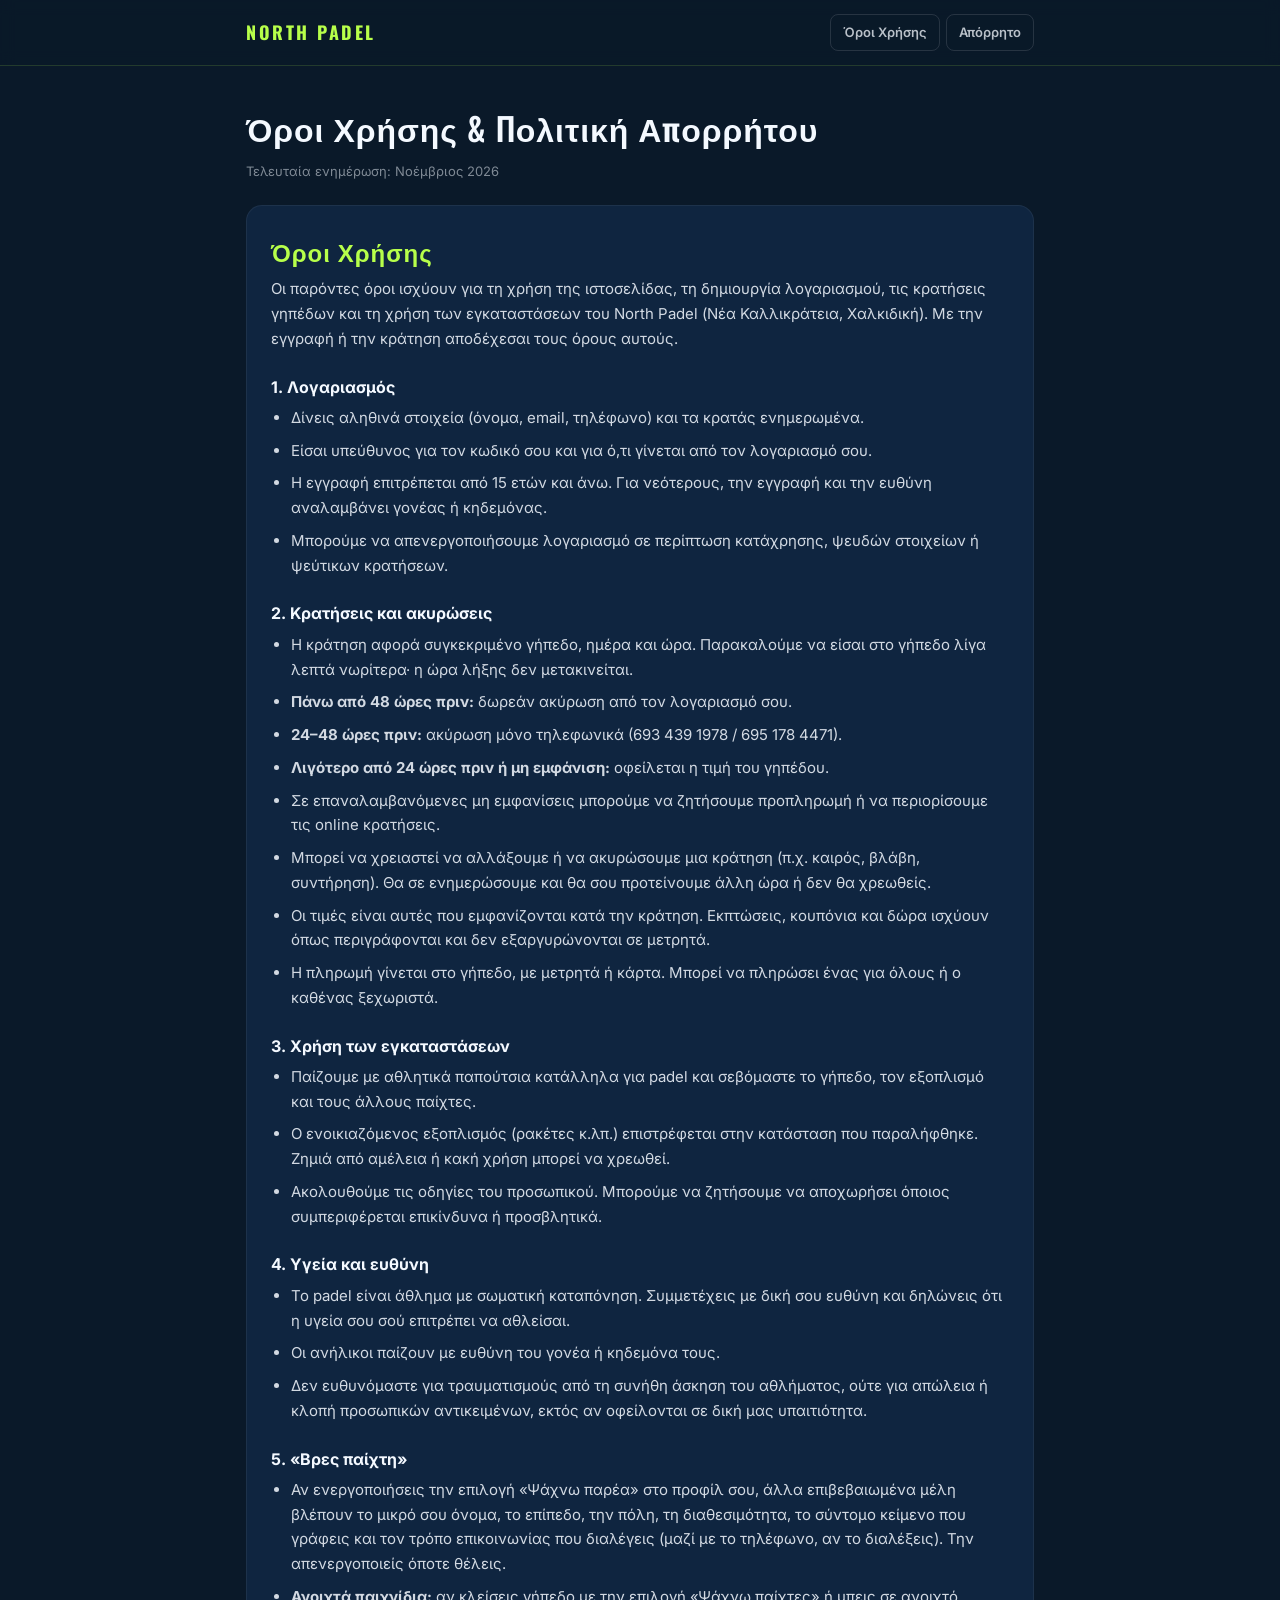
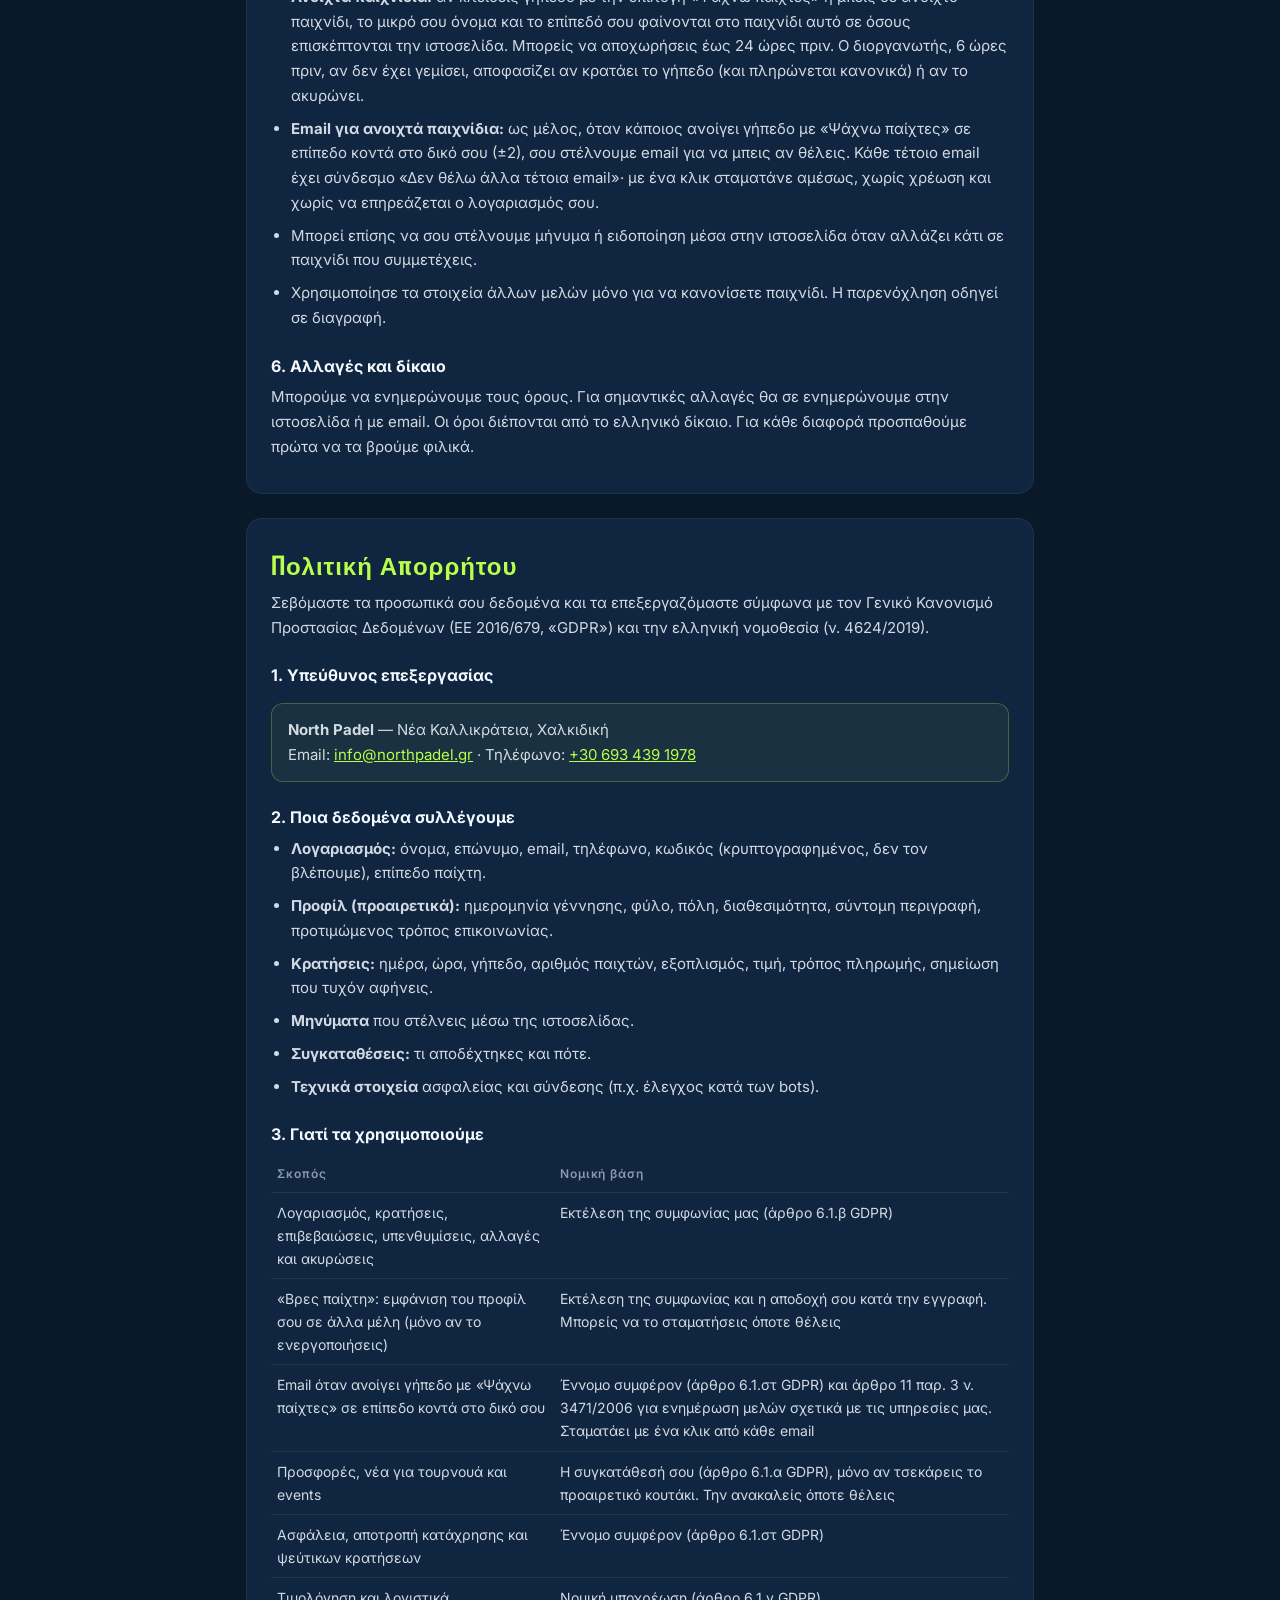
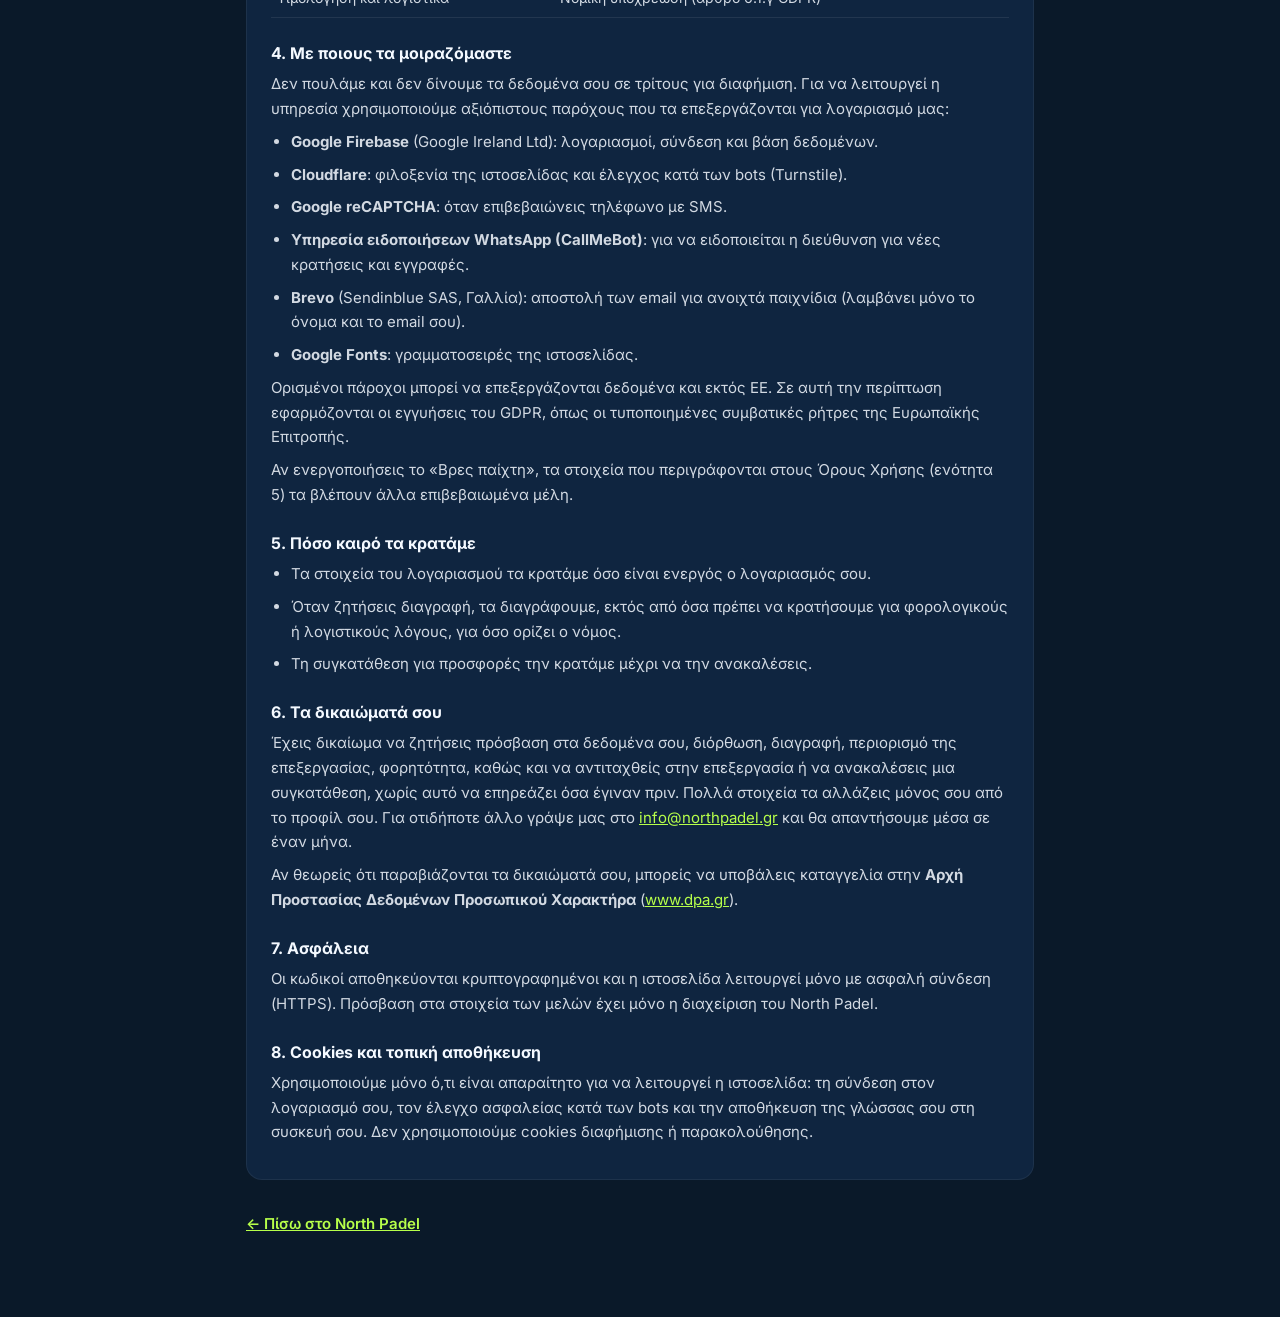
<file: legal.html>
<!doctype html>
<html lang="el">
<head>
<meta charset="utf-8">
<meta name="viewport" content="width=device-width,initial-scale=1">
<meta name="theme-color" content="#0a1929">
<title>Όροι Χρήσης & Πολιτική Απορρήτου · North Padel</title>
<meta name="description" content="Όροι χρήσης και πολιτική απορρήτου του North Padel, Νέα Καλλικράτεια Χαλκιδικής.">
<link rel="preconnect" href="https://fonts.googleapis.com">
<link rel="preconnect" href="https://fonts.gstatic.com" crossorigin>
<link href="https://fonts.googleapis.com/css2?family=Oswald:wght@500;600;700&family=Inter:wght@400;500;600;700&display=swap" rel="stylesheet">
<style>
  *{box-sizing:border-box;margin:0;padding:0}
  html{scroll-behavior:smooth;scroll-padding-top:80px}
  body{background:#0a1929;color:rgba(244,249,255,0.85);font-family:'Inter',sans-serif;font-size:15px;line-height:1.65}
  a{color:#b7ff4a}
  .top{position:sticky;top:0;z-index:5;background:rgba(10,25,41,0.92);backdrop-filter:blur(8px);border-bottom:1px solid rgba(183,255,74,0.15)}
  .top-in{max-width:820px;margin:0 auto;padding:14px 16px;display:flex;align-items:center;justify-content:space-between;gap:12px}
  .brand{font-family:'Oswald',sans-serif;font-weight:700;letter-spacing:0.14em;color:#b7ff4a;text-decoration:none;font-size:18px}
  .tabs{display:flex;gap:6px}
  .tabs a{font-size:13px;font-weight:600;text-decoration:none;color:rgba(244,249,255,0.75);padding:7px 12px;border-radius:8px;border:1px solid rgba(255,255,255,0.12)}
  .tabs a:hover{border-color:#b7ff4a;color:#b7ff4a}
  main{max-width:820px;margin:0 auto;padding:28px 16px 80px}
  h1{font-family:'Oswald',sans-serif;font-size:32px;font-weight:600;letter-spacing:0.03em;color:#f4f9ff;margin:8px 0 6px}
  .upd{font-size:13px;color:rgba(244,249,255,0.5);margin-bottom:22px}
  section{background:#0f2540;border:1px solid rgba(255,255,255,0.06);border-radius:16px;padding:26px 24px;margin-bottom:24px}
  h2{font-family:'Oswald',sans-serif;font-size:24px;font-weight:600;letter-spacing:0.04em;color:#b7ff4a;margin-bottom:6px}
  h3{font-size:16px;color:#f4f9ff;margin:22px 0 6px}
  p,li{margin-bottom:8px}
  ul{padding-left:20px}
  .box{background:rgba(183,255,74,0.06);border:1px solid rgba(183,255,74,0.25);border-radius:12px;padding:14px 16px;margin:14px 0}
  table{width:100%;border-collapse:collapse;font-size:14px;margin:8px 0}
  th,td{text-align:left;padding:8px 6px;border-bottom:1px solid rgba(255,255,255,0.08);vertical-align:top}
  th{color:rgba(244,249,255,0.55);font-size:12px;letter-spacing:0.08em;font-weight:600}
  .back{display:inline-block;margin-top:8px;font-weight:600}
  @media(max-width:560px){ h1{font-size:26px} section{padding:20px 16px} .tabs a{padding:6px 9px;font-size:12px} th,td{font-size:13px} }
</style>
</head>
<body>
<header class="top"><div class="top-in">
  <a class="brand" href="/">NORTH PADEL</a>
  <nav class="tabs"><a href="#terms">Όροι Χρήσης</a><a href="#privacy">Απόρρητο</a></nav>
</div></header>

<main>
  <h1>Όροι Χρήσης & Πολιτική Απορρήτου</h1>
  <p class="upd">Τελευταία ενημέρωση: Νοέμβριος 2026</p>

  <!-- ============ TERMS ============ -->
  <section id="terms">
    <h2>Όροι Χρήσης</h2>
    <p>Οι παρόντες όροι ισχύουν για τη χρήση της ιστοσελίδας, τη δημιουργία λογαριασμού, τις κρατήσεις γηπέδων και τη χρήση των εγκαταστάσεων του North Padel (Νέα Καλλικράτεια, Χαλκιδική). Με την εγγραφή ή την κράτηση αποδέχεσαι τους όρους αυτούς.</p>

    <h3>1. Λογαριασμός</h3>
    <ul>
      <li>Δίνεις αληθινά στοιχεία (όνομα, email, τηλέφωνο) και τα κρατάς ενημερωμένα.</li>
      <li>Είσαι υπεύθυνος για τον κωδικό σου και για ό,τι γίνεται από τον λογαριασμό σου.</li>
      <li>Η εγγραφή επιτρέπεται από 15 ετών και άνω. Για νεότερους, την εγγραφή και την ευθύνη αναλαμβάνει γονέας ή κηδεμόνας.</li>
      <li>Μπορούμε να απενεργοποιήσουμε λογαριασμό σε περίπτωση κατάχρησης, ψευδών στοιχείων ή ψεύτικων κρατήσεων.</li>
    </ul>

    <h3>2. Κρατήσεις και ακυρώσεις</h3>
    <ul>
      <li>Η κράτηση αφορά συγκεκριμένο γήπεδο, ημέρα και ώρα. Παρακαλούμε να είσαι στο γήπεδο λίγα λεπτά νωρίτερα· η ώρα λήξης δεν μετακινείται.</li>
      <li><strong>Πάνω από 48 ώρες πριν:</strong> δωρεάν ακύρωση από τον λογαριασμό σου.</li>
      <li><strong>24–48 ώρες πριν:</strong> ακύρωση μόνο τηλεφωνικά (693 439 1978 / 695 178 4471).</li>
      <li><strong>Λιγότερο από 24 ώρες πριν ή μη εμφάνιση:</strong> οφείλεται η τιμή του γηπέδου.</li>
      <li>Σε επαναλαμβανόμενες μη εμφανίσεις μπορούμε να ζητήσουμε προπληρωμή ή να περιορίσουμε τις online κρατήσεις.</li>
      <li>Μπορεί να χρειαστεί να αλλάξουμε ή να ακυρώσουμε μια κράτηση (π.χ. καιρός, βλάβη, συντήρηση). Θα σε ενημερώσουμε και θα σου προτείνουμε άλλη ώρα ή δεν θα χρεωθείς.</li>
      <li>Οι τιμές είναι αυτές που εμφανίζονται κατά την κράτηση. Εκπτώσεις, κουπόνια και δώρα ισχύουν όπως περιγράφονται και δεν εξαργυρώνονται σε μετρητά.</li>
      <li>Η πληρωμή γίνεται στο γήπεδο, με μετρητά ή κάρτα. Μπορεί να πληρώσει ένας για όλους ή ο καθένας ξεχωριστά.</li>
    </ul>

    <h3>3. Χρήση των εγκαταστάσεων</h3>
    <ul>
      <li>Παίζουμε με αθλητικά παπούτσια κατάλληλα για padel και σεβόμαστε το γήπεδο, τον εξοπλισμό και τους άλλους παίχτες.</li>
      <li>Ο ενοικιαζόμενος εξοπλισμός (ρακέτες κ.λπ.) επιστρέφεται στην κατάσταση που παραλήφθηκε. Ζημιά από αμέλεια ή κακή χρήση μπορεί να χρεωθεί.</li>
      <li>Ακολουθούμε τις οδηγίες του προσωπικού. Μπορούμε να ζητήσουμε να αποχωρήσει όποιος συμπεριφέρεται επικίνδυνα ή προσβλητικά.</li>
    </ul>

    <h3>4. Υγεία και ευθύνη</h3>
    <ul>
      <li>Το padel είναι άθλημα με σωματική καταπόνηση. Συμμετέχεις με δική σου ευθύνη και δηλώνεις ότι η υγεία σου σού επιτρέπει να αθλείσαι.</li>
      <li>Οι ανήλικοι παίζουν με ευθύνη του γονέα ή κηδεμόνα τους.</li>
      <li>Δεν ευθυνόμαστε για τραυματισμούς από τη συνήθη άσκηση του αθλήματος, ούτε για απώλεια ή κλοπή προσωπικών αντικειμένων, εκτός αν οφείλονται σε δική μας υπαιτιότητα.</li>
    </ul>

    <h3>5. «Βρες παίχτη»</h3>
    <ul>
      <li>Αν ενεργοποιήσεις την επιλογή «Ψάχνω παρέα» στο προφίλ σου, άλλα επιβεβαιωμένα μέλη βλέπουν το μικρό σου όνομα, το επίπεδο, την πόλη, τη διαθεσιμότητα, το σύντομο κείμενο που γράφεις και τον τρόπο επικοινωνίας που διαλέγεις (μαζί με το τηλέφωνο, αν το διαλέξεις). Την απενεργοποιείς όποτε θέλεις.</li>
      <li><strong>Ανοιχτά παιχνίδια:</strong> αν κλείσεις γήπεδο με την επιλογή «Ψάχνω παίχτες» ή μπεις σε ανοιχτό παιχνίδι, το μικρό σου όνομα και το επίπεδό σου φαίνονται στο παιχνίδι αυτό σε όσους επισκέπτονται την ιστοσελίδα. Μπορείς να αποχωρήσεις έως 24 ώρες πριν. Ο διοργανωτής, 6 ώρες πριν, αν δεν έχει γεμίσει, αποφασίζει αν κρατάει το γήπεδο (και πληρώνεται κανονικά) ή αν το ακυρώνει.</li>
      <li><strong>Email για ανοιχτά παιχνίδια:</strong> ως μέλος, όταν κάποιος ανοίγει γήπεδο με «Ψάχνω παίχτες» σε επίπεδο κοντά στο δικό σου (±2), σου στέλνουμε email για να μπεις αν θέλεις. Κάθε τέτοιο email έχει σύνδεσμο «Δεν θέλω άλλα τέτοια email»· με ένα κλικ σταματάνε αμέσως, χωρίς χρέωση και χωρίς να επηρεάζεται ο λογαριασμός σου.</li>
      <li>Μπορεί επίσης να σου στέλνουμε μήνυμα ή ειδοποίηση μέσα στην ιστοσελίδα όταν αλλάζει κάτι σε παιχνίδι που συμμετέχεις.</li>
      <li>Χρησιμοποίησε τα στοιχεία άλλων μελών μόνο για να κανονίσετε παιχνίδι. Η παρενόχληση οδηγεί σε διαγραφή.</li>
    </ul>

    <h3>6. Αλλαγές και δίκαιο</h3>
    <p>Μπορούμε να ενημερώνουμε τους όρους. Για σημαντικές αλλαγές θα σε ενημερώνουμε στην ιστοσελίδα ή με email. Οι όροι διέπονται από το ελληνικό δίκαιο. Για κάθε διαφορά προσπαθούμε πρώτα να τα βρούμε φιλικά.</p>
  </section>

  <!-- ============ PRIVACY ============ -->
  <section id="privacy">
    <h2>Πολιτική Απορρήτου</h2>
    <p>Σεβόμαστε τα προσωπικά σου δεδομένα και τα επεξεργαζόμαστε σύμφωνα με τον Γενικό Κανονισμό Προστασίας Δεδομένων (ΕΕ 2016/679, «GDPR») και την ελληνική νομοθεσία (ν. 4624/2019).</p>

    <h3>1. Υπεύθυνος επεξεργασίας</h3>
    <div class="box">
      <strong>North Padel</strong> — Νέα Καλλικράτεια, Χαλκιδική<br>
      Email: <a href="mailto:info@northpadel.gr">info@northpadel.gr</a> · Τηλέφωνο: <a href="tel:+306934391978">+30 693 439 1978</a>
    </div>

    <h3>2. Ποια δεδομένα συλλέγουμε</h3>
    <ul>
      <li><strong>Λογαριασμός:</strong> όνομα, επώνυμο, email, τηλέφωνο, κωδικός (κρυπτογραφημένος, δεν τον βλέπουμε), επίπεδο παίχτη.</li>
      <li><strong>Προφίλ (προαιρετικά):</strong> ημερομηνία γέννησης, φύλο, πόλη, διαθεσιμότητα, σύντομη περιγραφή, προτιμώμενος τρόπος επικοινωνίας.</li>
      <li><strong>Κρατήσεις:</strong> ημέρα, ώρα, γήπεδο, αριθμός παιχτών, εξοπλισμός, τιμή, τρόπος πληρωμής, σημείωση που τυχόν αφήνεις.</li>
      <li><strong>Μηνύματα</strong> που στέλνεις μέσω της ιστοσελίδας.</li>
      <li><strong>Συγκαταθέσεις:</strong> τι αποδέχτηκες και πότε.</li>
      <li><strong>Τεχνικά στοιχεία</strong> ασφαλείας και σύνδεσης (π.χ. έλεγχος κατά των bots).</li>
    </ul>

    <h3>3. Γιατί τα χρησιμοποιούμε</h3>
    <table>
      <thead><tr><th>Σκοπός</th><th>Νομική βάση</th></tr></thead>
      <tbody>
        <tr><td>Λογαριασμός, κρατήσεις, επιβεβαιώσεις, υπενθυμίσεις, αλλαγές και ακυρώσεις</td><td>Εκτέλεση της συμφωνίας μας (άρθρο 6.1.β GDPR)</td></tr>
        <tr><td>«Βρες παίχτη»: εμφάνιση του προφίλ σου σε άλλα μέλη (μόνο αν το ενεργοποιήσεις)</td><td>Εκτέλεση της συμφωνίας και η αποδοχή σου κατά την εγγραφή. Μπορείς να το σταματήσεις όποτε θέλεις</td></tr>
        <tr><td>Email όταν ανοίγει γήπεδο με «Ψάχνω παίχτες» σε επίπεδο κοντά στο δικό σου</td><td>Έννομο συμφέρον (άρθρο 6.1.στ GDPR) και άρθρο 11 παρ. 3 ν. 3471/2006 για ενημέρωση μελών σχετικά με τις υπηρεσίες μας. Σταματάει με ένα κλικ από κάθε email</td></tr>
        <tr><td>Προσφορές, νέα για τουρνουά και events</td><td>Η συγκατάθεσή σου (άρθρο 6.1.α GDPR), μόνο αν τσεκάρεις το προαιρετικό κουτάκι. Την ανακαλείς όποτε θέλεις</td></tr>
        <tr><td>Ασφάλεια, αποτροπή κατάχρησης και ψεύτικων κρατήσεων</td><td>Έννομο συμφέρον (άρθρο 6.1.στ GDPR)</td></tr>
        <tr><td>Τιμολόγηση και λογιστικά</td><td>Νομική υποχρέωση (άρθρο 6.1.γ GDPR)</td></tr>
      </tbody>
    </table>

    <h3>4. Με ποιους τα μοιραζόμαστε</h3>
    <p>Δεν πουλάμε και δεν δίνουμε τα δεδομένα σου σε τρίτους για διαφήμιση. Για να λειτουργεί η υπηρεσία χρησιμοποιούμε αξιόπιστους παρόχους που τα επεξεργάζονται για λογαριασμό μας:</p>
    <ul>
      <li><strong>Google Firebase</strong> (Google Ireland Ltd): λογαριασμοί, σύνδεση και βάση δεδομένων.</li>
      <li><strong>Cloudflare</strong>: φιλοξενία της ιστοσελίδας και έλεγχος κατά των bots (Turnstile).</li>
      <li><strong>Google reCAPTCHA</strong>: όταν επιβεβαιώνεις τηλέφωνο με SMS.</li>
      <li><strong>Υπηρεσία ειδοποιήσεων WhatsApp (CallMeBot)</strong>: για να ειδοποιείται η διεύθυνση για νέες κρατήσεις και εγγραφές.</li>
      <li><strong>Brevo</strong> (Sendinblue SAS, Γαλλία): αποστολή των email για ανοιχτά παιχνίδια (λαμβάνει μόνο το όνομα και το email σου).</li>
      <li><strong>Google Fonts</strong>: γραμματοσειρές της ιστοσελίδας.</li>
    </ul>
    <p>Ορισμένοι πάροχοι μπορεί να επεξεργάζονται δεδομένα και εκτός ΕΕ. Σε αυτή την περίπτωση εφαρμόζονται οι εγγυήσεις του GDPR, όπως οι τυποποιημένες συμβατικές ρήτρες της Ευρωπαϊκής Επιτροπής.</p>
    <p>Αν ενεργοποιήσεις το «Βρες παίχτη», τα στοιχεία που περιγράφονται στους Όρους Χρήσης (ενότητα 5) τα βλέπουν άλλα επιβεβαιωμένα μέλη.</p>

    <h3>5. Πόσο καιρό τα κρατάμε</h3>
    <ul>
      <li>Τα στοιχεία του λογαριασμού τα κρατάμε όσο είναι ενεργός ο λογαριασμός σου.</li>
      <li>Όταν ζητήσεις διαγραφή, τα διαγράφουμε, εκτός από όσα πρέπει να κρατήσουμε για φορολογικούς ή λογιστικούς λόγους, για όσο ορίζει ο νόμος.</li>
      <li>Τη συγκατάθεση για προσφορές την κρατάμε μέχρι να την ανακαλέσεις.</li>
    </ul>

    <h3>6. Τα δικαιώματά σου</h3>
    <p>Έχεις δικαίωμα να ζητήσεις πρόσβαση στα δεδομένα σου, διόρθωση, διαγραφή, περιορισμό της επεξεργασίας, φορητότητα, καθώς και να αντιταχθείς στην επεξεργασία ή να ανακαλέσεις μια συγκατάθεση, χωρίς αυτό να επηρεάζει όσα έγιναν πριν. Πολλά στοιχεία τα αλλάζεις μόνος σου από το προφίλ σου. Για οτιδήποτε άλλο γράψε μας στο <a href="mailto:info@northpadel.gr">info@northpadel.gr</a> και θα απαντήσουμε μέσα σε έναν μήνα.</p>
    <p>Αν θεωρείς ότι παραβιάζονται τα δικαιώματά σου, μπορείς να υποβάλεις καταγγελία στην <strong>Αρχή Προστασίας Δεδομένων Προσωπικού Χαρακτήρα</strong> (<a href="https://www.dpa.gr" target="_blank" rel="noopener">www.dpa.gr</a>).</p>

    <h3>7. Ασφάλεια</h3>
    <p>Οι κωδικοί αποθηκεύονται κρυπτογραφημένοι και η ιστοσελίδα λειτουργεί μόνο με ασφαλή σύνδεση (HTTPS). Πρόσβαση στα στοιχεία των μελών έχει μόνο η διαχείριση του North Padel.</p>

    <h3>8. Cookies και τοπική αποθήκευση</h3>
    <p>Χρησιμοποιούμε μόνο ό,τι είναι απαραίτητο για να λειτουργεί η ιστοσελίδα: τη σύνδεση στον λογαριασμό σου, τον έλεγχο ασφαλείας κατά των bots και την αποθήκευση της γλώσσας σου στη συσκευή σου. Δεν χρησιμοποιούμε cookies διαφήμισης ή παρακολούθησης.</p>
  </section>

  <a class="back" href="/">← Πίσω στο North Padel</a>
</main>
</body>
</html>
</file>
